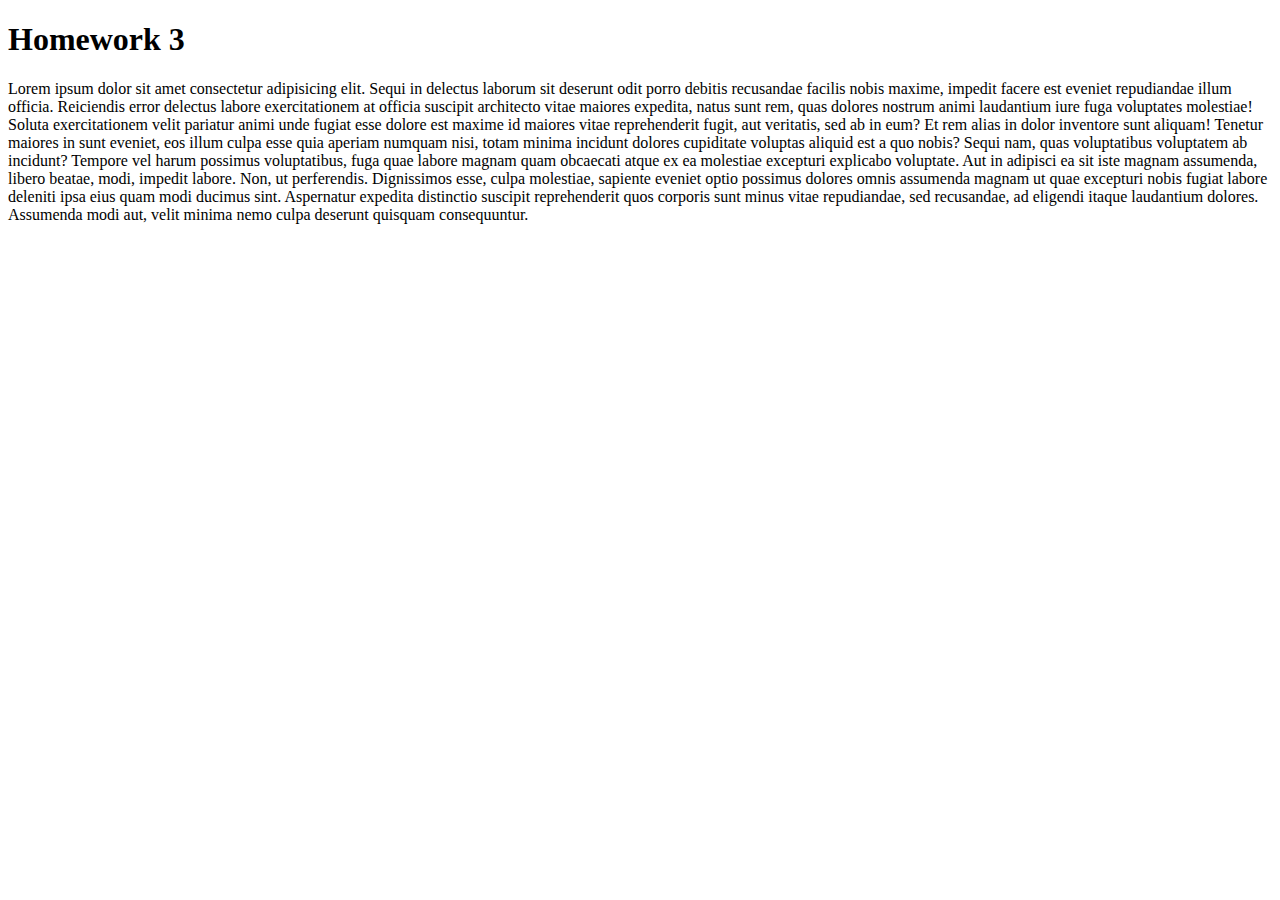
<file: homework-3/index.html>
<!DOCTYPE html>
<html lang="en">
<head>
    <meta charset="UTF-8">
    <meta http-equiv="X-UA-Compatible" content="IE=edge">
    <meta name="viewport" content="width=device-width, initial-scale=1.0">
    <title>Homework 3</title>
</head>
<body>
    <h1>Homework 3</h1>
    <p>Lorem ipsum dolor sit amet consectetur adipisicing elit. Sequi in delectus laborum sit deserunt odit porro debitis recusandae facilis nobis maxime, impedit facere est eveniet repudiandae illum officia. Reiciendis error delectus labore exercitationem at officia suscipit architecto vitae maiores expedita, natus sunt rem, quas dolores nostrum animi laudantium iure fuga voluptates molestiae! Soluta exercitationem velit pariatur animi unde fugiat esse dolore est maxime id maiores vitae reprehenderit fugit, aut veritatis, sed ab in eum? Et rem alias in dolor inventore sunt aliquam! Tenetur maiores in sunt eveniet, eos illum culpa esse quia aperiam numquam nisi, totam minima incidunt dolores cupiditate voluptas aliquid est a quo nobis? Sequi nam, quas voluptatibus voluptatem ab incidunt? Tempore vel harum possimus voluptatibus, fuga quae labore magnam quam obcaecati atque ex ea molestiae excepturi explicabo voluptate. Aut in adipisci ea sit iste magnam assumenda, libero beatae, modi, impedit labore. Non, ut perferendis. Dignissimos esse, culpa molestiae, sapiente eveniet optio possimus dolores omnis assumenda magnam ut quae excepturi nobis fugiat labore deleniti ipsa eius quam modi ducimus sint. Aspernatur expedita distinctio suscipit reprehenderit quos corporis sunt minus vitae repudiandae, sed recusandae, ad eligendi itaque laudantium dolores. Assumenda modi aut, velit minima nemo culpa deserunt quisquam consequuntur.</p>
</body>
</html>
</file>
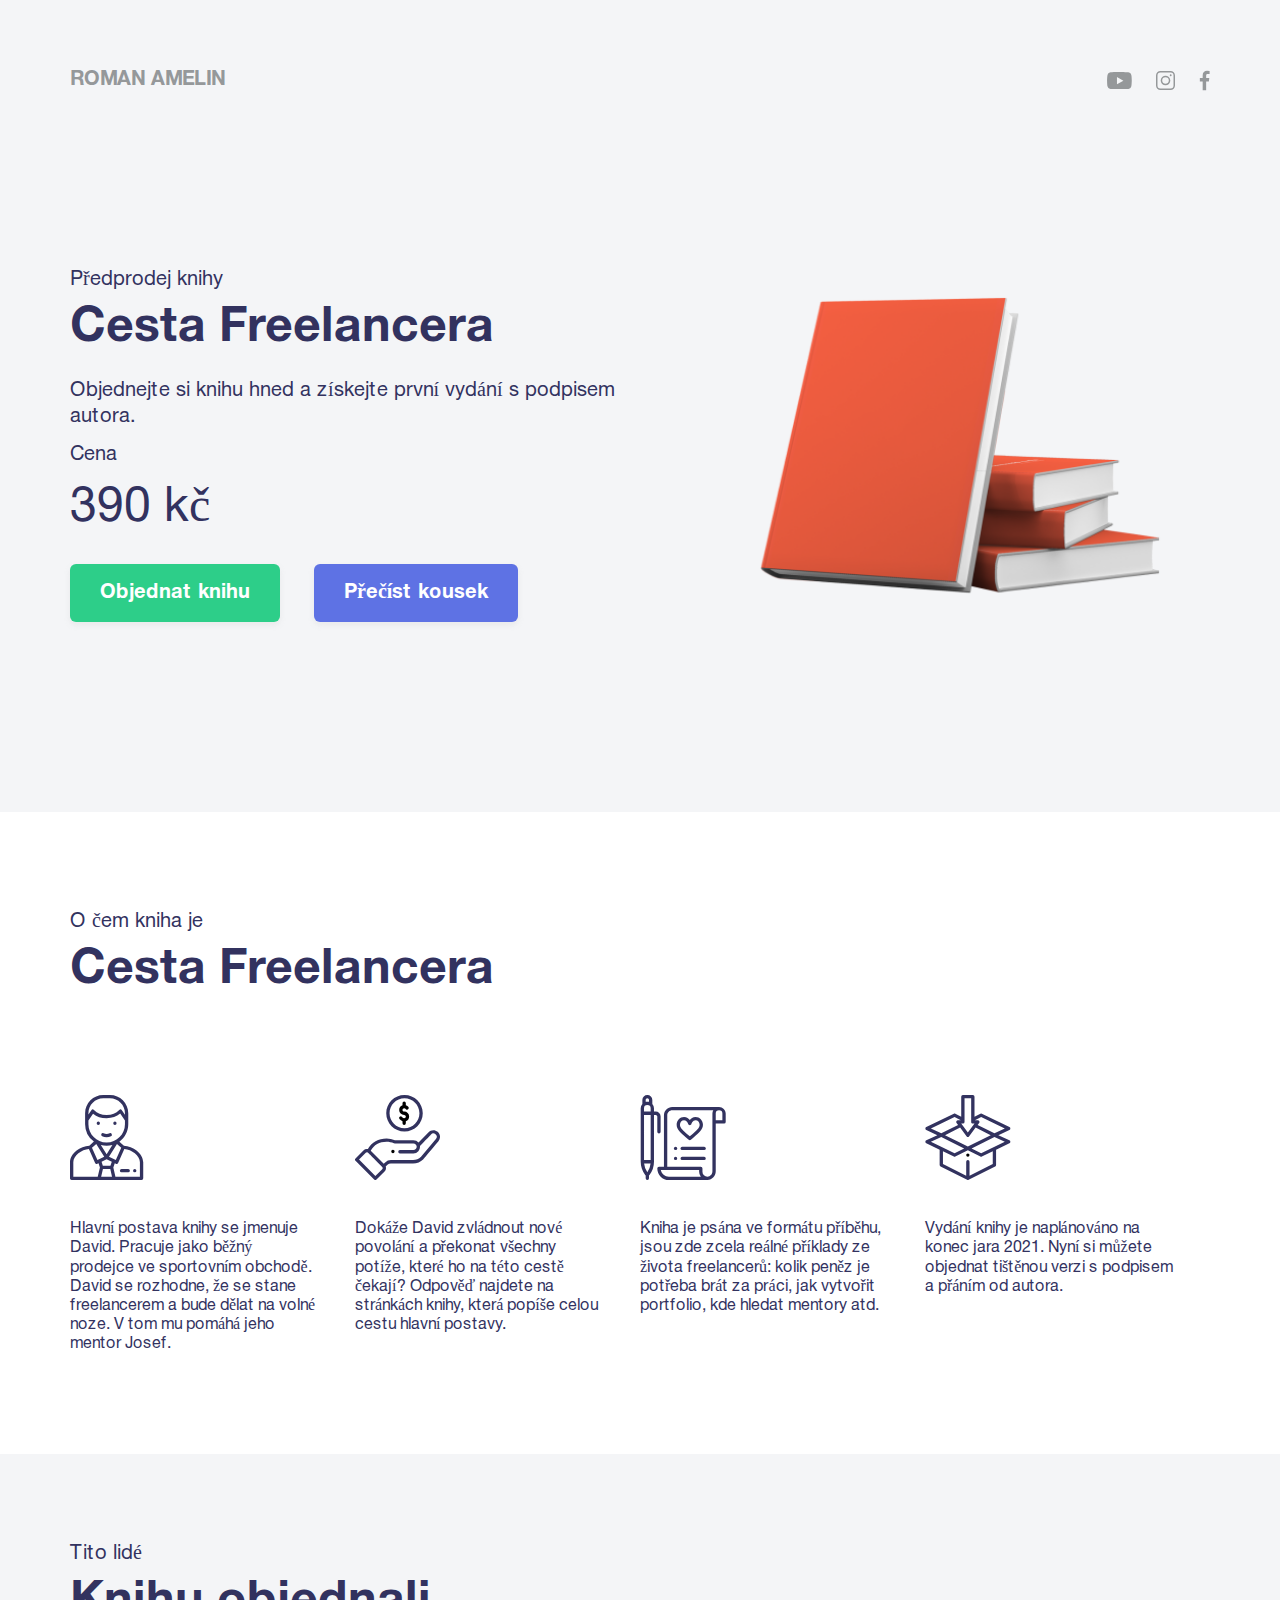
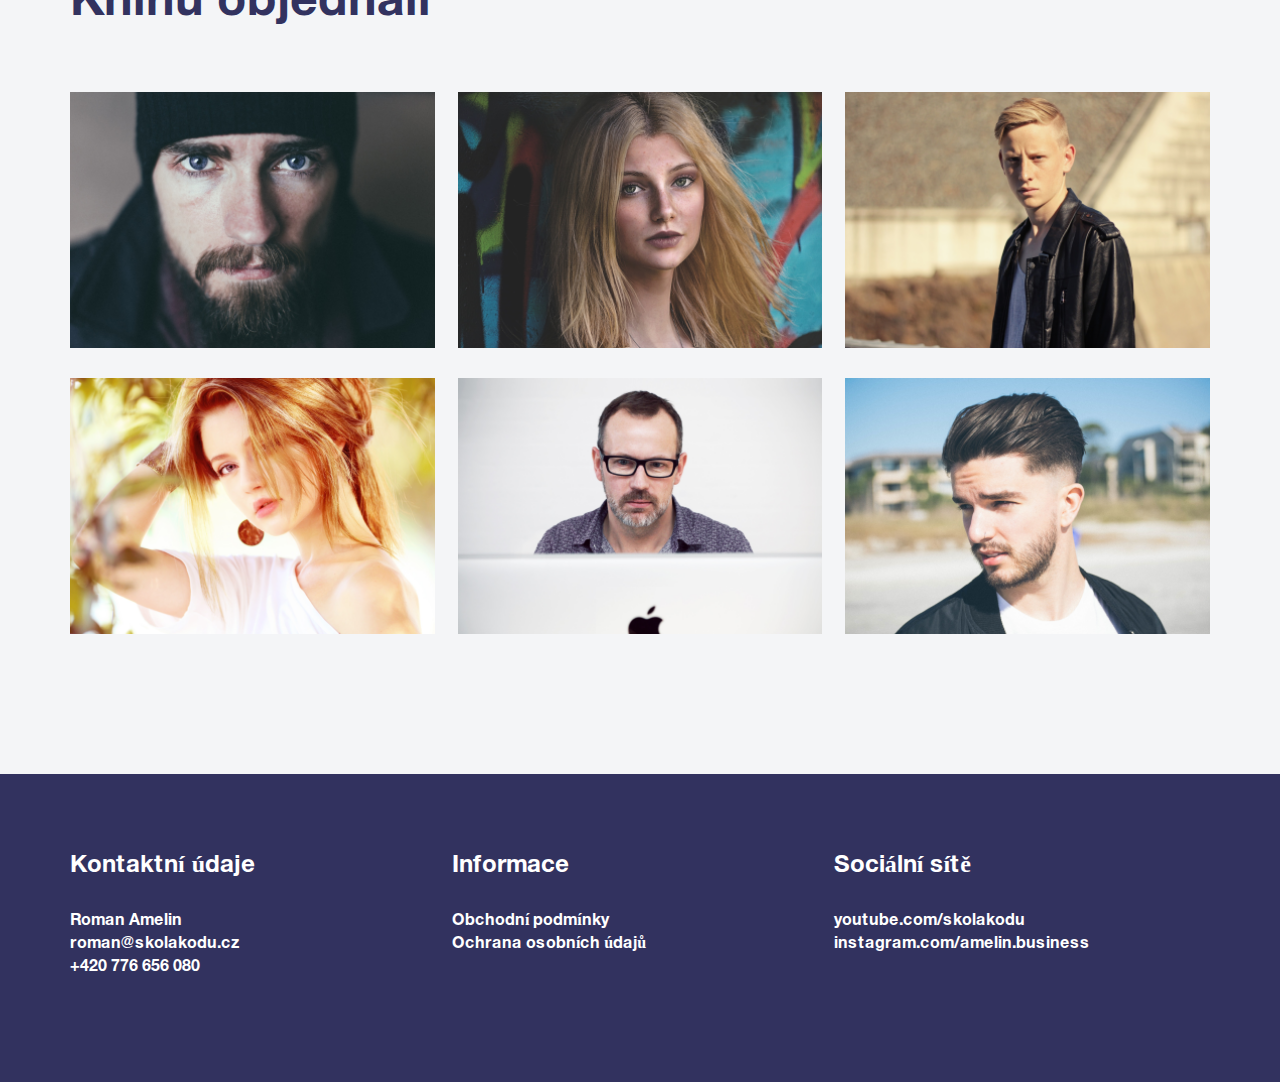
<file: Book/src/index.html>
<!DOCTYPE html>
<html lang="en">
<head>
    <meta charset="UTF-8">
    <meta http-equiv="X-UA-Compatible" content="IE=edge">
    <meta name="viewport" content="width=device-width, initial-scale=1.0">
    <title>První web</title>
    <link rel="stylesheet" href="css/reset.css">
    <link rel="stylesheet" href="css/style.css">
</head>
<body>
    <header class="top-header">
        <div class="container">
            <div class="navbar">
                <span class="logo">Roman Amelin</span>
                <div class="socials">
                    <a href="#"><img src="img/youtube.svg" alt="YouTube">
                    </a>
                    <a href="#"><img src="img/instagram.svg" alt="Instagram">
                    </a>
                    <a href="#"><img src="img/facebook.svg" alt="Facebook">
                    </a>
                </div>
            </div>
            <div class="main">
                <div class="main-text">
                    <span class="subtitle">Předprodej knihy</span>
                    <h1 class="title">Cesta Freelancera</h1>
                    <p class="desc">Objednejte si knihu hned a získejte první vydání s podpisem autora.</p>
                    <span class="price-tag">Cena</span>
                    <strong class="price">390 kč</strong>
                    <div class="buttons">
                        <a href="#" class="btn green">Objednat knihu</a>
                        <a href="#" class="btn blue">Přečíst kousek</a>
                    </div>
                </div>
                <div class="main-image">
                    <img src="img/Kniha.png" alt="Kniha">
                </div>
            </div>
        </div>
    </header>

    <section class="about">
        <div class="container">
            <span class="about-subheadline">O čem kniha je</span>
            <h2 class="about-headline">Cesta Freelancera</h2>
            <div class="about-wrap">
                <div class="about-item">
                    <img src="img/1.svg" alt="Člověk">
                    <span>Hlavní postava knihy se jmenuje David. Pracuje jako běžný prodejce ve sportovním obchodě. David se rozhodne, že se stane freelancerem a bude dělat na volné noze. V tom mu pomáhá jeho mentor Josef.</span>
                </div>
                <div class="about-item">
                    <img src="img/2.svg" alt="Člověk">
                    <span>Dokáže David zvládnout nové povolání a překonat všechny potíže, které ho na této cestě čekají? Odpověď najdete na stránkách knihy, která popíše celou cestu hlavní postavy.</span>
                </div>
                <div class="about-item">
                    <img src="img/3.svg" alt="Člověk">
                    <span>Kniha je psána ve formátu příběhu, jsou zde zcela reálné příklady ze života freelancerů: kolik peněz je potřeba brát za práci, jak vytvořit portfolio, kde hledat mentory atd.</span>
                </div>
                <div class="about-item">
                    <img src="img/4.svg" alt="Člověk">
                    <span>Vydání knihy je naplánováno na konec jara 2021. Nyní si můžete objednat tištěnou verzi s podpisem a přáním od autora.</span>
                </div>
            </div>
        </div>
    </section>

    <section class="people">
        <div class="container">
            <span class="people-subheadline">Tito lidé</span>
            <h2 class="people-headline">Knihu objednali</h2>
            <div class="people-wrap">
                <div class="people-block">
                    <img src="img/a.png" alt="Muž">
                </div>
                <div class="people-block">
                    <img src="img/b.png" alt="Žena">
                </div>
                <div class="people-block">
                    <img src="img/c.png" alt="Muž">
                </div>
                <div class="people-block">
                    <img src="img/d.png" alt="Žena">
                </div>
                <div class="people-block">
                    <img src="img/e.png" alt="Muž">
                </div>
                <div class="people-block">
                    <img src="img/f.png" alt="Muž">
                </div>
            </div>
            
        </div>
    </section>






    <footer class="footer">
        <div class="container">
            <div class="footer-wrap">
                <div class="footer-block">
                    <h3 class="footer-header">Kontaktní údaje</h3>
                    <p class="footer-name">Roman Amelin</p>
                    <a href="mailto:roman@skolakodu.cz" class="footer-link">roman@skolakodu.cz</a>
                    <a href="tel:+420776656080" class="footer-link">+420 776 656 080</a>
                </div>

                <div class="footer-block">
                    <h3 class="footer-header">Informace</h3>
                    <a href="#" class="footer-link">Obchodní podmínky</a>
                    <a href="#" class="footer-link">Ochrana osobních údajů</a>
                </div>

                <div class="footer-block">
                    <h3 class="footer-header">Sociální sítě</h3>
                    <a href="https://www.youtube.com/skolakodu" class="footer-link">youtube.com/skolakodu</a>
                    <a href="https://www.instagram.com/amelin.business" class="footer-link">instagram.com/amelin.business</a>
                </div>

                
            </div>
        </div>
    </footer>
</body>
</html>
</file>
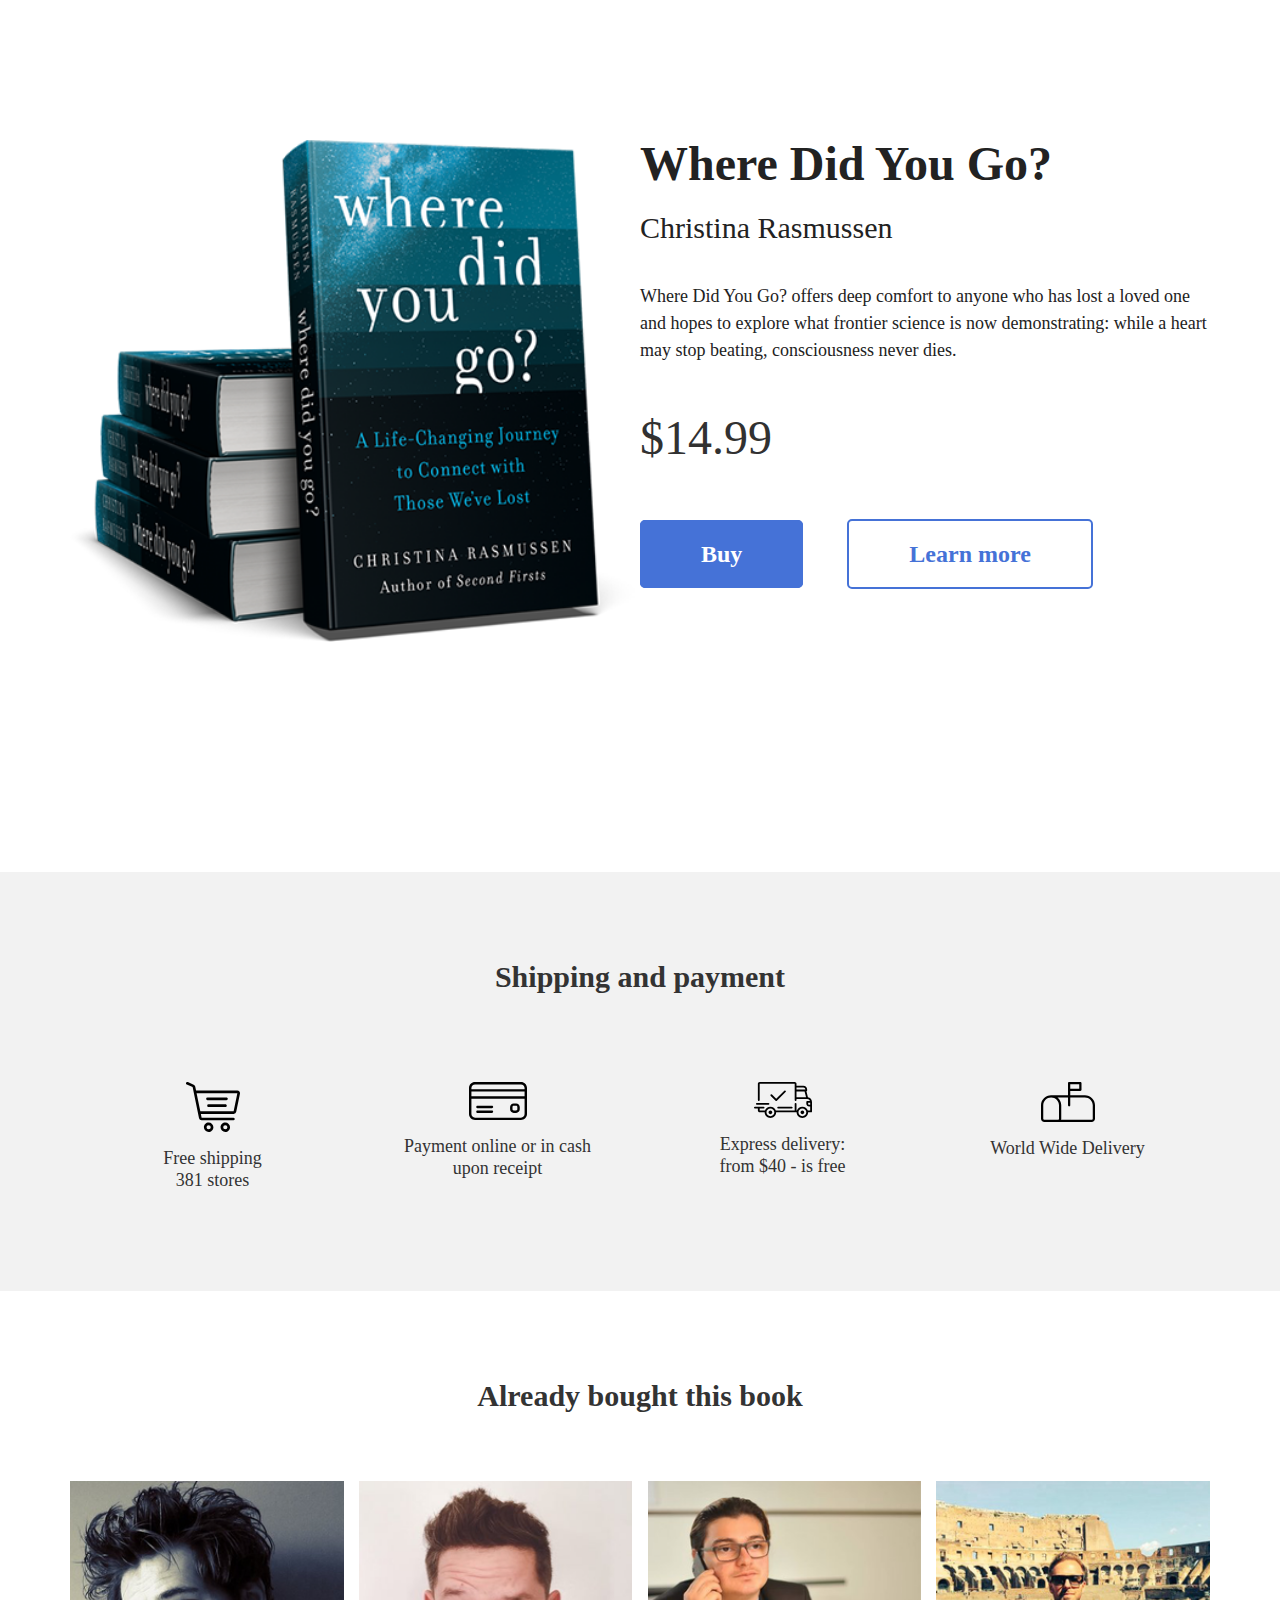
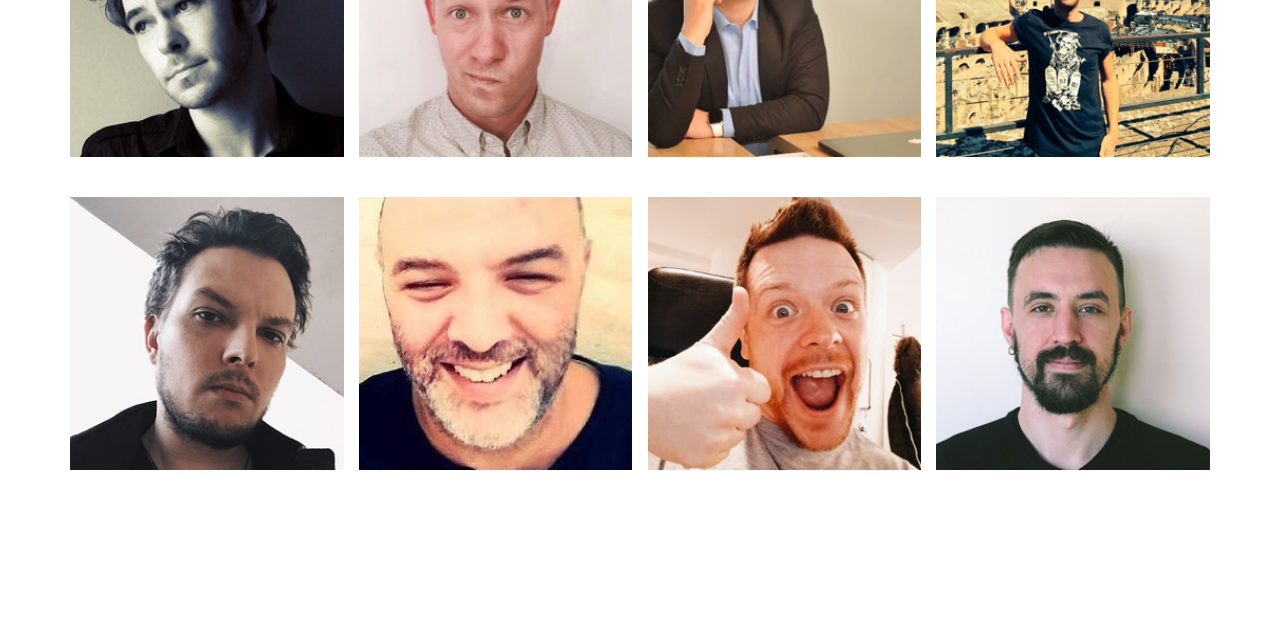
<file: Book2/src/index.html>
<!DOCTYPE html>
<html lang="en">
<head>
    <meta charset="UTF-8">
    <meta http-equiv="X-UA-Compatible" content="IE=edge">
    <meta name="viewport" content="width=device-width, initial-scale=1.0">
    <title>Book2</title>
    <link rel="stylesheet" href="css/reset.css">
    <link rel="stylesheet" href="css/style.css">
</head>
<body>
    <section class="main">
        <div class="container">
            <div class="about">
                <div class="about-book">
                    <img src="img/Kniha.png" alt="Kniha">
                </div>
                <div class="about-text">
                    <h1 class="about-headline">Where Did You Go?</h1>
                    <span class="about-subheadline">Christina Rasmussen</span>
                    <span class="about-desc">Where Did You Go? offers deep comfort to anyone who has lost a loved one and hopes to explore what frontier science is now demonstrating: while a heart may stop beating, consciousness never dies.</span>
                    <strong class="price">$14.99</strong>
                    <div class="buttons">
                        <a class="btn blue" href="#">Buy</a>
                        <a class="btn white" href="#">Learn more</a>
                    </div>
                </div>
            </div>
        </div>
    </section>

    
    <section class="ship">
        <div class="container">
            <h2 class="ship-headline">Shipping and payment</h2>
            <div class="ship-wrap">
                <div class="ship-item">
                    <img src="img/1.svg" alt="Košík">
                    <span>Free shipping <br> 381 stores</span>
                </div>

                <div class="ship-item">
                    <img src="img/2.svg" alt="Karta">
                    <span>Payment online or in cash <br> upon receipt</span>
                </div>

                <div class="ship-item">
                    <img src="img/3.svg" alt="Auto">
                    <span>Express delivery: <br> from $40 - is free</span>
                </div>

                <div class="ship-item">
                    <img src="img/4.svg" alt="Schránka">
                    <span>World Wide Delivery</span>
                </div>
            </div>
        </div>
    </section>

    <section class="people">
        <div class="container">
            <h2 class="people-headline" >Already bought this book</h2>
            <div class="people-wrap">
                <div class="people-block">
                    <img src="img/Clovek1.png" alt="Člověk">
                </div>
                <div class="people-block">
                    <img src="img/Clovek2.png" alt="Člověk">
                </div>
                <div class="people-block">
                    <img src="img/Clovek3.png" alt="Člověk">
                </div>
                <div class="people-block">
                    <img src="img/Clovek4.png" alt="Člověk">
                </div>
                <div class="people-block">
                    <img src="img/Clovek5.png" alt="Člověk">
                </div>
                <div class="people-block">
                    <img src="img/Clovek6.png" alt="Člověk">
                </div>
                <div class="people-block">
                    <img src="img/Clovek7.png" alt="Člověk">
                </div>
                <div class="people-block">
                    <img src="img/Clovek8.png" alt="Člověk">
                </div>
            </div>
        </div>
    </section>
</body>
</html>
</file>
<file: Book/src/css/style.css>
@font-face {
    font-family: 'HelveticaNormal';
    src: url('../fonts/HelveticaNormal.eot');
    src: local('0'), url('../fonts/HelveticaNormal.woff') format('./'), 
        url('../fonts/HelveticaNormal.ttf') format('truetype'), 
        url('../fonts/HelveticaNormal.svg') format('svg');
    font-weight: normal;
    font-style: normal;
}

@font-face {
    font-family: 'HelveticaBolt';
    src: url('../fonts/HelveticaBold.eot');
    src: local('0'), url('../fonts/HelveticaBold.woff') format('./'), 
        url('../fonts/HelveticaBold.ttf') format('truetype'), 
        url('../fonts/HelveticaBold.svg') format('svg');
    font-weight: 700;
    font-style: normal;
}


* {
    box-sizing: border-box;
}

body {
    font-family: 'HelveticaNormal';
}


.container {
    max-width: 1140px;
    width: 96%;
    margin-left: auto;
    margin-right: auto;
}

.navbar {
    display: flex;
    justify-content: space-between;
    margin-bottom: 160px;
}

.logo {
    font-size: 20px;
    font-weight: 700;
    color: #95989a;
    text-transform: uppercase;
    font-family: 'HelveticaBolt';
}

.top-header {
    padding-top: 70px;
    padding-bottom: 190px;
    background-color: #f4f5f7;
}

.socials a {
    text-decoration: none;
    margin-left: 20px;
}



.main {
    display: flex;
    justify-content: space-between;
    align-items: center;
}

.main-text {
    width: 50%;
    color: #32325f;
}

.main-image {
    width: 50%;
}

.main-image img {
    width: 100%;
}

.subtitle {
    font-size: 20px;
    font-weight: 400;
    margin-bottom: 15px;
    display: block;
}

.title {
    font-size: 48px;
    font-weight: 700;
    margin-bottom: 25px;
    font-family: 'HelveticaBolt';
}

.desc {
    font-size: 20px;
    font-weight: 400;
    margin-bottom: 15px;
    line-height: 26px;
}

.price-tag {
    font-size: 20px;
    font-weight: 400;
    margin-bottom: 20px;
    display: block;
}

.price {
    display: block;
    font-size: 48px;
    font-weight: 400;
    margin-bottom: 50px;
}


.btn {
    text-decoration: none;
    color: #fff;
    font-size: 20px;
    font-weight: 700;
    padding: 20px 30px;
    box-shadow: 0 3px 6px rgba(173, 173, 173, 0.16);
    border-radius: 6px;
    margin-right: 30px;
    font-family: 'HelveticaBolt';
}

.green {
    background-color: #2dce89;
}

.blue {
    background-color: #5e72e4;
}



.about {
    padding: 100px 0px;
}


.about-subheadline {
    font-size: 20px;
    font-weight: 400;
    display: block;
    margin-bottom: 15px;
    color: #32325f;
}

.about-headline {
    font-size: 48px;
    font-weight: 700;
    margin-bottom: 100px;
    color: #32325f;
    font-family: 'HelveticaBolt';
}

.about-item span {
    display: block;
    color: #32325f;
    font-size: 16px;
    font-weight: 400;
    margin-right: 35px;
    line-height: 1.2;
}

.about-wrap {
    display: flex;
}

.about-item {
    width: 25%;
}

.about-item img {
    margin-bottom: 40px;
}


.people {
    background-color: #f4f5f7;
    padding-top: 90px;
    padding-bottom: 110px;
}


.people-subheadline {
    font-size: 20px;
    font-weight: 400;
    color: #32325f;
    display: block;
    margin-bottom: 15px;
}

.people-headline {
    font-size: 48px;
    font-weight: 700;
    color: #32325f;
    margin-bottom: 65px;
    font-family: 'HelveticaBolt';
}

.people-wrap {
    display: flex;
    flex-wrap: wrap;
    justify-content: space-between;
}

.people-block {
    width: 32%;
    margin-bottom: 30px;
}

.people-block img {
    width: 100%;
    object-fit: cover;
    height: 100%;
}


.footer {
    background-color: #32325f;
    padding-top: 80px;
    padding-bottom: 100px;
}

.footer-wrap {
    display: flex;
    justify-content: space-between;
}

.footer-block {
    width: 33%;
}

.footer-name {
    color: #fff;
    font-size: 16px;
    font-weight: 700;
    margin-bottom: 7px;
    font-family: 'HelveticaBolt';
}

.footer-header {
    font-size: 24px;
    font-weight: 700;
    color: #ffffff;
    margin-bottom: 35px;
    font-family: 'HelveticaBolt';
}

.footer-link {
    text-decoration: none;
    color: #fff;
    display: block;
    font-size: 16px;
    font-weight: 700;
    margin-bottom: 7px;
    font-family: 'HelveticaBolt';
}

/* Pro telefony - vždy na konci*/


@media (max-width: 1024px) {
    
    .buttons {
        display: flex;
        flex-direction: column;
        align-items: flex-start;
    }
    
    .btn {
        display: inline-block;
        max-width: 250px;
        text-align: center;
        width: 100%;
        margin-top: 10px;
    }
}

@media (max-width: 768px) {
    .main-image, .main-text {
        width: 100%;
    }

    .main-text {
        order: 1;
        margin-top: 40px;
    }

    .main {
        flex-direction: column;
    }

    .navbar {
        margin-bottom: 100px;
    }

    .top-header {
        padding-bottom: 100px;
    }

    .price {
        margin-bottom: 30px;
    }

    .about-wrap {
        flex-wrap: wrap;
    }

    .about-item {
        width: 50%;
        margin-bottom: 50px;
    }

    .about {
        padding: 80px 0 40px;
    }

    .people-block {
        width: 48%;
    }

    .footer-block {
        width: 50%;
        margin-bottom: 50px;
    }

    .footer-wrap {
        flex-wrap: wrap;
    }
}

@media (max-width: 580px) {
    .about-item {
        width: 100%;
    }

    .about-headline {
        margin-bottom: 50px;
    }

    .people-headline {
        margin-bottom: 30px;
    }

    .footer-block {
        width: 100%;
    }

    .footer {
        padding-bottom: 0;
    }
}
</file>
<file: Book2/src/css/style.css>
* {
    box-sizing: border-box;
}

.container {
    max-width: 1140px;
    width: 96%;
    margin-left: auto;
    margin-right: auto;
}

.main {
    padding-top: 140px;
    padding-bottom: 230px;
}

.about {
    display: flex;
    justify-content: space-between;
}

.about-book {
    width: 50%;
}

.about-book img {
    width: 100%;
}

.about-text {
    width: 50%;
    font-family: Tahoma;
    align-items: center;
}

.about-headline {
    font-size: 48px;
    font-weight: 700;
    margin-bottom: 25px;
    display: block;
}

.about-subheadline {
    font-size: 30px;
    font-weight: 400;
    margin-bottom: 40px;
    display: block;
}

.about-desc {
    font-size: 18px;
    font-weight: 400;
    margin-bottom: 50px;
    line-height: 27px;
    display: block;
}

.price {
    font-size: 48px;
    font-weight: 400;
    color: #313131;
    display: block;
    margin-bottom: 80px;
}

.btn {
    text-decoration: none;
    font-size: 24px;
    font-weight: 700;
    padding: 20px 60px;
    margin-right: 40px;
    border-radius: 5px;
}

.blue {
    border: 1px solid #4572d7;
    background-color: #4572d7;
    color: #fff;
}

.white {
    color: #4572d7;
    border: 2px solid #4572d7;
}




.ship {
    background-color: #f2f2f2;
    padding-top: 90px;
    padding-bottom: 100px;
}

.ship-headline {
    color: #333333;
    font-family: Tahoma;
    font-size: 30px;
    font-weight: 700;
    text-align: center;
    display: block;
    margin-bottom: 90px;
}

.ship-wrap {
    display: flex;
    text-align: center;
}

.ship-item {
    width: 25%;
}

.ship-item span {
    display: block;
    color: #333333;
    font-family: "Open Sans";
    font-size: 18px;
    font-weight: 400;
    line-height: 22px;
    text-align: center;
}

.ship-item img {
    margin-bottom: 15px;
}




.people {
    padding-top: 90px;
    padding-bottom: 110px;
}

.people-headline {
    display: block;
    color: #333333;
    font-family: Tahoma;
    font-size: 30px;
    font-weight: 700;
    text-align: center;
    margin-bottom: 70px;
}

.people-wrap {
    display: flex;
    flex-wrap: wrap;
    justify-content: space-between;
}

.people-block {
    width: 24%;
    margin-bottom: 40px;
}

.people-block img {
    width: 100%;
    object-fit: cover;
    height: 100%;
}





@media (max-width: 1080px) {
    .buttons {
        display: flex;
        flex-direction: column;
        align-items: flex-start;
    }

    .btn {
        display: inline-block;
        max-width: 250px;
        text-align: center;
        width: 100%;
        margin-top: 10px;
    }

    .price {
        margin-bottom: 50px;
    }

    .main {
        padding-bottom: 130px;
    }
}

@media (max-width: 768px) {
    .about-book, .about-text {
        width: 100%;
    }

    .about-text {
        order: 1;
    }

    .about {
        flex-direction: column;
    }

    .main {
        padding-top: 100px;
    }

    .ship-wrap {
        flex-wrap: wrap;
    }

    .ship-item {
        width: 50%;
        margin-bottom: 50px;
    }

    .ship {
        padding-bottom: 50px;
    }

    .people {
        padding-top: 50px;
        padding-bottom: 70px;
    }

    .people-block {
        width: 48%;
    }
}
</file>
